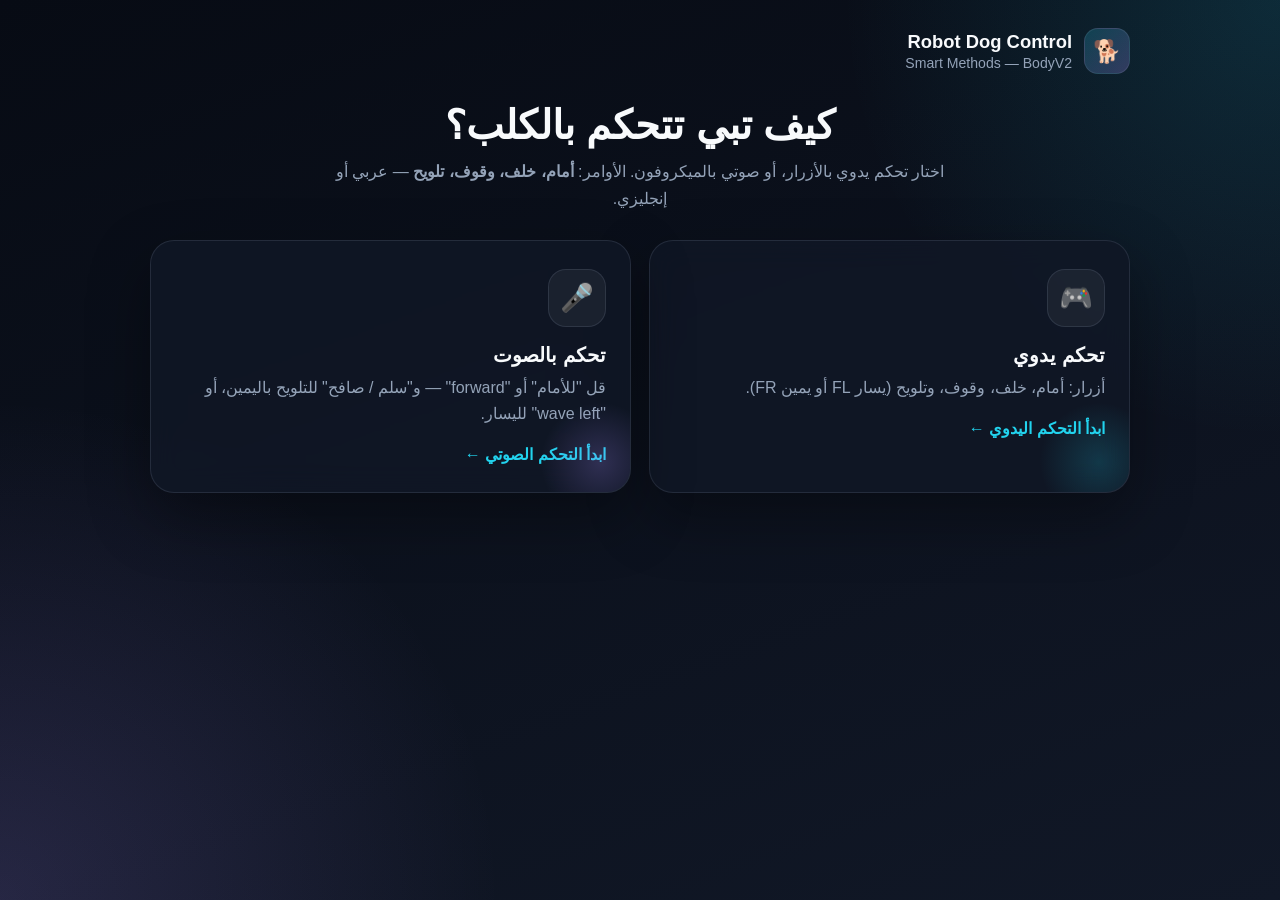
<file: web/h/index.html>
<!DOCTYPE html>
<html lang="ar" dir="rtl">
<head>
  <meta charset="UTF-8">
  <meta name="viewport" content="width=device-width, initial-scale=1.0">
  <title>الكلب الروبوتي — اختيار طريقة التحكم</title>
  <link rel="stylesheet" href="css/style.css?v=6">
</head>
<body>
  <div class="page">
    <div class="topbar">
      <div class="brand">
        <div class="brand-icon">🐕</div>
        <div>
          <h1>Robot Dog Control</h1>
          <p>Smart Methods — BodyV2</p>
        </div>
      </div>
    </div>

    <section class="hero">
      <h2>كيف تبي تتحكم بالكلب؟</h2>
      <p>اختار تحكم يدوي بالأزرار، أو صوتي بالميكروفون. الأوامر: <strong>أمام، خلف، وقوف، تلويح</strong> — عربي أو إنجليزي.</p>
    </section>

    <div class="grid-2">
      <a class="mode-card" href="manual.html?v=6">
        <div class="mode-icon">🎮</div>
        <h3>تحكم يدوي</h3>
        <p>أزرار: أمام، خلف، وقوف، وتلويح (يسار FL أو يمين FR).</p>
        <span>ابدأ التحكم اليدوي ←</span>
      </a>

      <a class="mode-card voice" href="voice.html?v=6">
        <div class="mode-icon">🎤</div>
        <h3>تحكم بالصوت</h3>
        <p>قل "للأمام" أو "forward" — و"سلم / صافح" للتلويح باليمين، أو "wave left" لليسار.</p>
        <span>ابدأ التحكم الصوتي ←</span>
      </a>
    </div>
  </div>
</body>
</html>
</file>
<file: web/h/css/style.css>
:root {
  --bg-1: #070b14;
  --bg-2: #111827;
  --card: rgba(17, 24, 39, 0.82);
  --border: rgba(148, 163, 184, 0.16);
  --text: #f8fafc;
  --muted: #94a3b8;
  --accent: #22d3ee;
  --accent-2: #a78bfa;
  --success: #4ade80;
  --danger: #fb7185;
  --shadow: 0 24px 60px rgba(0, 0, 0, 0.35);
}

* {
  box-sizing: border-box;
}

body {
  margin: 0;
  min-height: 100vh;
  font-family: "Segoe UI", Tahoma, Arial, sans-serif;
  color: var(--text);
  background:
    radial-gradient(circle at top right, rgba(34, 211, 238, 0.14), transparent 28%),
    radial-gradient(circle at bottom left, rgba(167, 139, 250, 0.16), transparent 32%),
    linear-gradient(160deg, var(--bg-1), var(--bg-2));
}

.page {
  width: min(980px, 92vw);
  margin: 0 auto;
  padding: 28px 0 48px;
}

.topbar {
  display: flex;
  justify-content: space-between;
  align-items: center;
  gap: 12px;
  margin-bottom: 28px;
}

.brand {
  display: flex;
  align-items: center;
  gap: 12px;
}

.brand-icon {
  width: 46px;
  height: 46px;
  border-radius: 14px;
  display: grid;
  place-items: center;
  background: linear-gradient(135deg, rgba(34, 211, 238, 0.2), rgba(167, 139, 250, 0.25));
  border: 1px solid var(--border);
  font-size: 1.4rem;
}

.brand h1 {
  margin: 0;
  font-size: 1.15rem;
}

.brand p {
  margin: 2px 0 0;
  color: var(--muted);
  font-size: 0.88rem;
}

.back-link {
  color: var(--accent);
  text-decoration: none;
  padding: 10px 16px;
  border: 1px solid rgba(34, 211, 238, 0.25);
  border-radius: 999px;
  background: rgba(255, 255, 255, 0.03);
  white-space: nowrap;
}

.hero {
  text-align: center;
  margin-bottom: 28px;
}

.hero h2 {
  margin: 0 0 10px;
  font-size: clamp(1.7rem, 4vw, 2.5rem);
}

.hero p {
  margin: 0 auto;
  max-width: 620px;
  color: var(--muted);
  line-height: 1.7;
}

.grid-2 {
  display: grid;
  grid-template-columns: repeat(auto-fit, minmax(260px, 1fr));
  gap: 18px;
}

.mode-card {
  position: relative;
  overflow: hidden;
  padding: 28px 24px;
  border-radius: 24px;
  border: 1px solid var(--border);
  background: var(--card);
  box-shadow: var(--shadow);
  backdrop-filter: blur(14px);
  text-decoration: none;
  color: inherit;
  transition: transform 0.2s ease, border-color 0.2s ease;
}

.mode-card:hover {
  transform: translateY(-4px);
  border-color: rgba(34, 211, 238, 0.35);
}

.mode-card::after {
  content: "";
  position: absolute;
  inset: auto -30px -30px auto;
  width: 120px;
  height: 120px;
  border-radius: 50%;
  background: radial-gradient(circle, rgba(34, 211, 238, 0.18), transparent 70%);
}

.mode-card.voice::after {
  background: radial-gradient(circle, rgba(167, 139, 250, 0.22), transparent 70%);
}

.mode-icon {
  width: 58px;
  height: 58px;
  border-radius: 18px;
  display: grid;
  place-items: center;
  font-size: 1.7rem;
  margin-bottom: 16px;
  background: rgba(255, 255, 255, 0.05);
  border: 1px solid var(--border);
}

.mode-card h3 {
  margin: 0 0 8px;
  font-size: 1.25rem;
}

.mode-card p {
  margin: 0 0 18px;
  color: var(--muted);
  line-height: 1.6;
}

.mode-card span {
  color: var(--accent);
  font-weight: 700;
}

.card {
  padding: 24px;
  border-radius: 24px;
  border: 1px solid var(--border);
  background: var(--card);
  box-shadow: var(--shadow);
  backdrop-filter: blur(14px);
}

.status {
  text-align: center;
  min-height: 24px;
  margin-bottom: 16px;
  color: var(--muted);
}

.status.ok { color: var(--success); }
.status.error { color: var(--danger); }

.control-wrap {
  display: flex;
  flex-direction: column;
  align-items: center;
}

.control-pad {
  display: grid;
  grid-template-columns: repeat(3, 96px);
  grid-template-rows: repeat(3, 96px);
  gap: 14px;
  direction: ltr;
}

.pad-btn {
  border: 1px solid var(--border);
  border-radius: 20px;
  background: linear-gradient(180deg, rgba(255,255,255,0.07), rgba(255,255,255,0.02));
  color: var(--text);
  font-size: 0.92rem;
  font-weight: 700;
  cursor: pointer;
  transition: 0.18s ease;
}

.pad-btn:hover {
  transform: translateY(-2px);
  border-color: rgba(34, 211, 238, 0.45);
}

.pad-btn.stop {
  border-color: rgba(251, 113, 133, 0.55);
  color: #fecdd3;
}

.pad-btn.forward  { grid-column: 2; grid-row: 1; }
.pad-btn.left     { grid-column: 1; grid-row: 2; }
.pad-btn.stop     { grid-column: 2; grid-row: 2; }
.pad-btn.right    { grid-column: 3; grid-row: 2; }
.pad-btn.backward { grid-column: 2; grid-row: 3; }

.extra-actions {
  display: flex;
  justify-content: center;
  margin-top: 18px;
}

.extra-actions .pad-btn.sit {
  width: 180px;
  height: 72px;
  border-color: rgba(167, 139, 250, 0.45);
  color: #ddd6fe;
}

.extra-actions .pad-btn.sit:hover {
  background: rgba(167, 139, 250, 0.16);
}

.pad-label {
  display: block;
  margin-top: 4px;
  font-size: 0.72rem;
  color: var(--muted);
  font-weight: 400;
}

.command-guide {
  display: grid;
  gap: 10px;
  margin-top: 18px;
}

.command-item {
  display: flex;
  justify-content: space-between;
  gap: 12px;
  padding: 12px 14px;
  border-radius: 14px;
  background: rgba(255, 255, 255, 0.04);
  border: 1px solid var(--border);
  font-size: 0.92rem;
}

.command-item strong {
  color: var(--accent);
}

.chat-box {
  min-height: 220px;
  max-height: 300px;
  overflow-y: auto;
  display: flex;
  flex-direction: column;
  gap: 10px;
  padding: 14px;
  margin-bottom: 16px;
  border-radius: 18px;
  background: rgba(0, 0, 0, 0.22);
  border: 1px solid var(--border);
}

.message {
  max-width: 88%;
  padding: 10px 14px;
  border-radius: 14px;
  line-height: 1.6;
}

.message.user {
  align-self: flex-start;
  background: rgba(34, 211, 238, 0.12);
  border: 1px solid rgba(34, 211, 238, 0.25);
}

.message.bot {
  align-self: flex-end;
  background: rgba(255, 255, 255, 0.05);
  border: 1px solid var(--border);
}

.mic-wrap {
  display: flex;
  justify-content: center;
  margin: 8px 0 14px;
}

.mic-btn {
  width: 88px;
  height: 88px;
  border: none;
  border-radius: 50%;
  background: linear-gradient(135deg, var(--accent), var(--accent-2));
  color: #041018;
  font-size: 2rem;
  cursor: pointer;
  box-shadow: 0 16px 40px rgba(34, 211, 238, 0.25);
}

.mic-btn.listening,
.mic-btn.is-listening {
  background: linear-gradient(135deg, #fb7185, #ef4444) !important;
  color: white !important;
  animation: pulse 1.2s infinite;
}

@keyframes pulse {
  0% { box-shadow: 0 0 0 0 rgba(251, 113, 133, 0.45); }
  70% { box-shadow: 0 0 0 18px rgba(251, 113, 133, 0); }
  100% { box-shadow: 0 0 0 0 rgba(251, 113, 133, 0); }
}

.hint {
  text-align: center;
  color: var(--muted);
  font-size: 0.9rem;
  line-height: 1.6;
}

.section-title {
  margin: 0 0 12px;
  font-size: 1rem;
}

.lang-panel {
  margin-bottom: 18px;
  padding: 14px;
  border-radius: 20px;
  background: rgba(255, 255, 255, 0.03);
  border: 1px solid var(--border);
}

.lang-panel-title {
  text-align: center;
  margin: 0 0 12px;
  color: var(--muted);
  font-size: 0.88rem;
}

.lang-switch {
  display: grid;
  grid-template-columns: 1fr 1fr;
  gap: 10px;
  padding: 6px;
  border-radius: 18px;
  background: rgba(0, 0, 0, 0.28);
  border: 1px solid var(--border);
}

.lang-btn {
  position: relative;
  display: flex;
  align-items: center;
  justify-content: center;
  gap: 10px;
  border: 1px solid transparent;
  background: transparent;
  color: var(--muted);
  border-radius: 14px;
  padding: 14px 12px;
  cursor: pointer;
  font-weight: 700;
  font-size: 0.95rem;
  transition: 0.2s ease;
}

.lang-btn:hover {
  color: var(--text);
  background: rgba(255, 255, 255, 0.04);
}

.lang-btn.active {
  border-color: rgba(34, 211, 238, 0.35);
  background: linear-gradient(135deg, rgba(34, 211, 238, 0.18), rgba(167, 139, 250, 0.14));
  color: var(--text);
  box-shadow: 0 10px 24px rgba(34, 211, 238, 0.12);
}

.lang-btn.active.en {
  border-color: rgba(167, 139, 250, 0.4);
  background: linear-gradient(135deg, rgba(167, 139, 250, 0.2), rgba(34, 211, 238, 0.1));
}

.lang-flag {
  width: 34px;
  height: 34px;
  border-radius: 50%;
  display: grid;
  place-items: center;
  font-size: 1rem;
  background: rgba(255, 255, 255, 0.06);
  border: 1px solid var(--border);
}

.lang-btn.active .lang-flag {
  background: rgba(255, 255, 255, 0.12);
}

.lang-note {
  text-align: center;
  color: var(--muted);
  font-size: 0.9rem;
  margin: 12px 0 0;
  line-height: 1.6;
}

.steps-box {
  display: grid;
  gap: 8px;
  margin-bottom: 16px;
  padding: 14px;
  border-radius: 16px;
  background: rgba(34, 211, 238, 0.08);
  border: 1px solid rgba(34, 211, 238, 0.2);
}

.steps-box p {
  margin: 0;
  color: var(--muted);
  font-size: 0.92rem;
  line-height: 1.6;
}

.steps-box strong {
  color: var(--accent);
}

.live-text {
  text-align: center;
  min-height: 28px;
  margin-bottom: 10px;
  color: var(--accent);
  font-size: 1.05rem;
  font-weight: 700;
}

.listening-badge {
  display: none;
  text-align: center;
  margin-bottom: 12px;
  padding: 10px 14px;
  border-radius: 999px;
  background: rgba(251, 113, 133, 0.15);
  border: 1px solid rgba(251, 113, 133, 0.35);
  color: #fecdd3;
  animation: pulse 1.2s infinite;
}

.listening-badge.show {
  display: block;
}

.mic-btn:disabled {
  opacity: 0.45;
  cursor: not-allowed;
}

.hand-pick {
  display: flex;
  gap: 12px;
  justify-content: center;
  margin: 18px 0 8px;
  width: 100%;
  max-width: 320px;
}

.hand-pick label {
  flex: 1;
  text-align: center;
  padding: 14px 10px;
  border-radius: 16px;
  border: 1px solid var(--border);
  background: rgba(255, 255, 255, 0.04);
  cursor: pointer;
  transition: 0.18s ease;
  font-weight: 700;
}

.hand-pick input {
  display: none;
}

.hand-pick label:has(input:checked) {
  border-color: rgba(34, 211, 238, 0.45);
  background: rgba(34, 211, 238, 0.12);
  color: var(--accent);
}

.hand-pick span {
  display: block;
  font-size: 0.78rem;
  color: var(--muted);
  font-weight: 400;
  margin-top: 4px;
}

.pad-btn.wave {
  width: 220px;
  height: 72px;
  margin-top: 8px;
  border-color: rgba(167, 139, 250, 0.45);
  color: #ddd6fe;
}

.control-pad.simple {
  grid-template-columns: repeat(3, 96px);
  grid-template-rows: repeat(3, 96px);
}

.control-pad.simple .pad-btn.forward  { grid-column: 2; grid-row: 1; }
.control-pad.simple .pad-btn.stop     { grid-column: 2; grid-row: 2; }
.control-pad.simple .pad-btn.backward { grid-column: 2; grid-row: 3; }

@media (max-width: 520px) {
  .control-pad {
    grid-template-columns: repeat(3, 82px);
    grid-template-rows: repeat(3, 82px);
  }

  .topbar {
    flex-direction: column;
    align-items: flex-start;
  }
}
</file>
